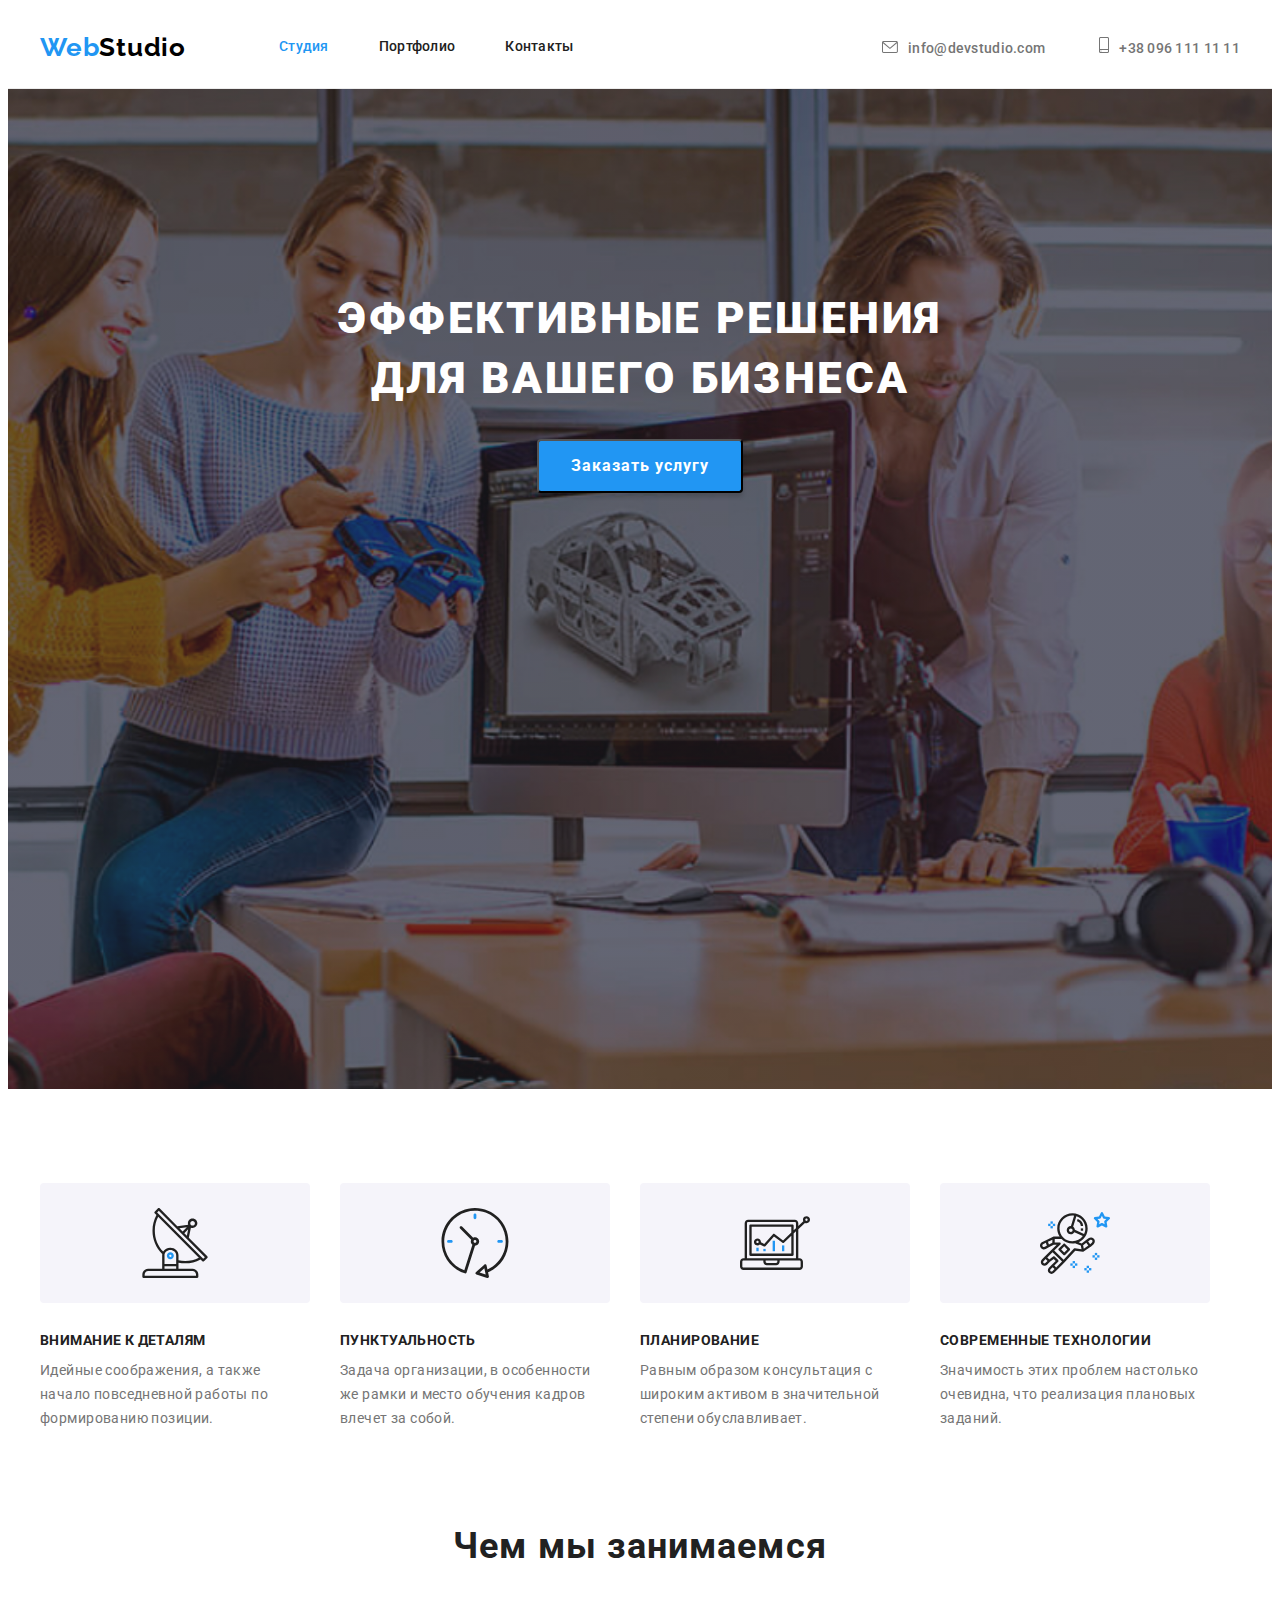
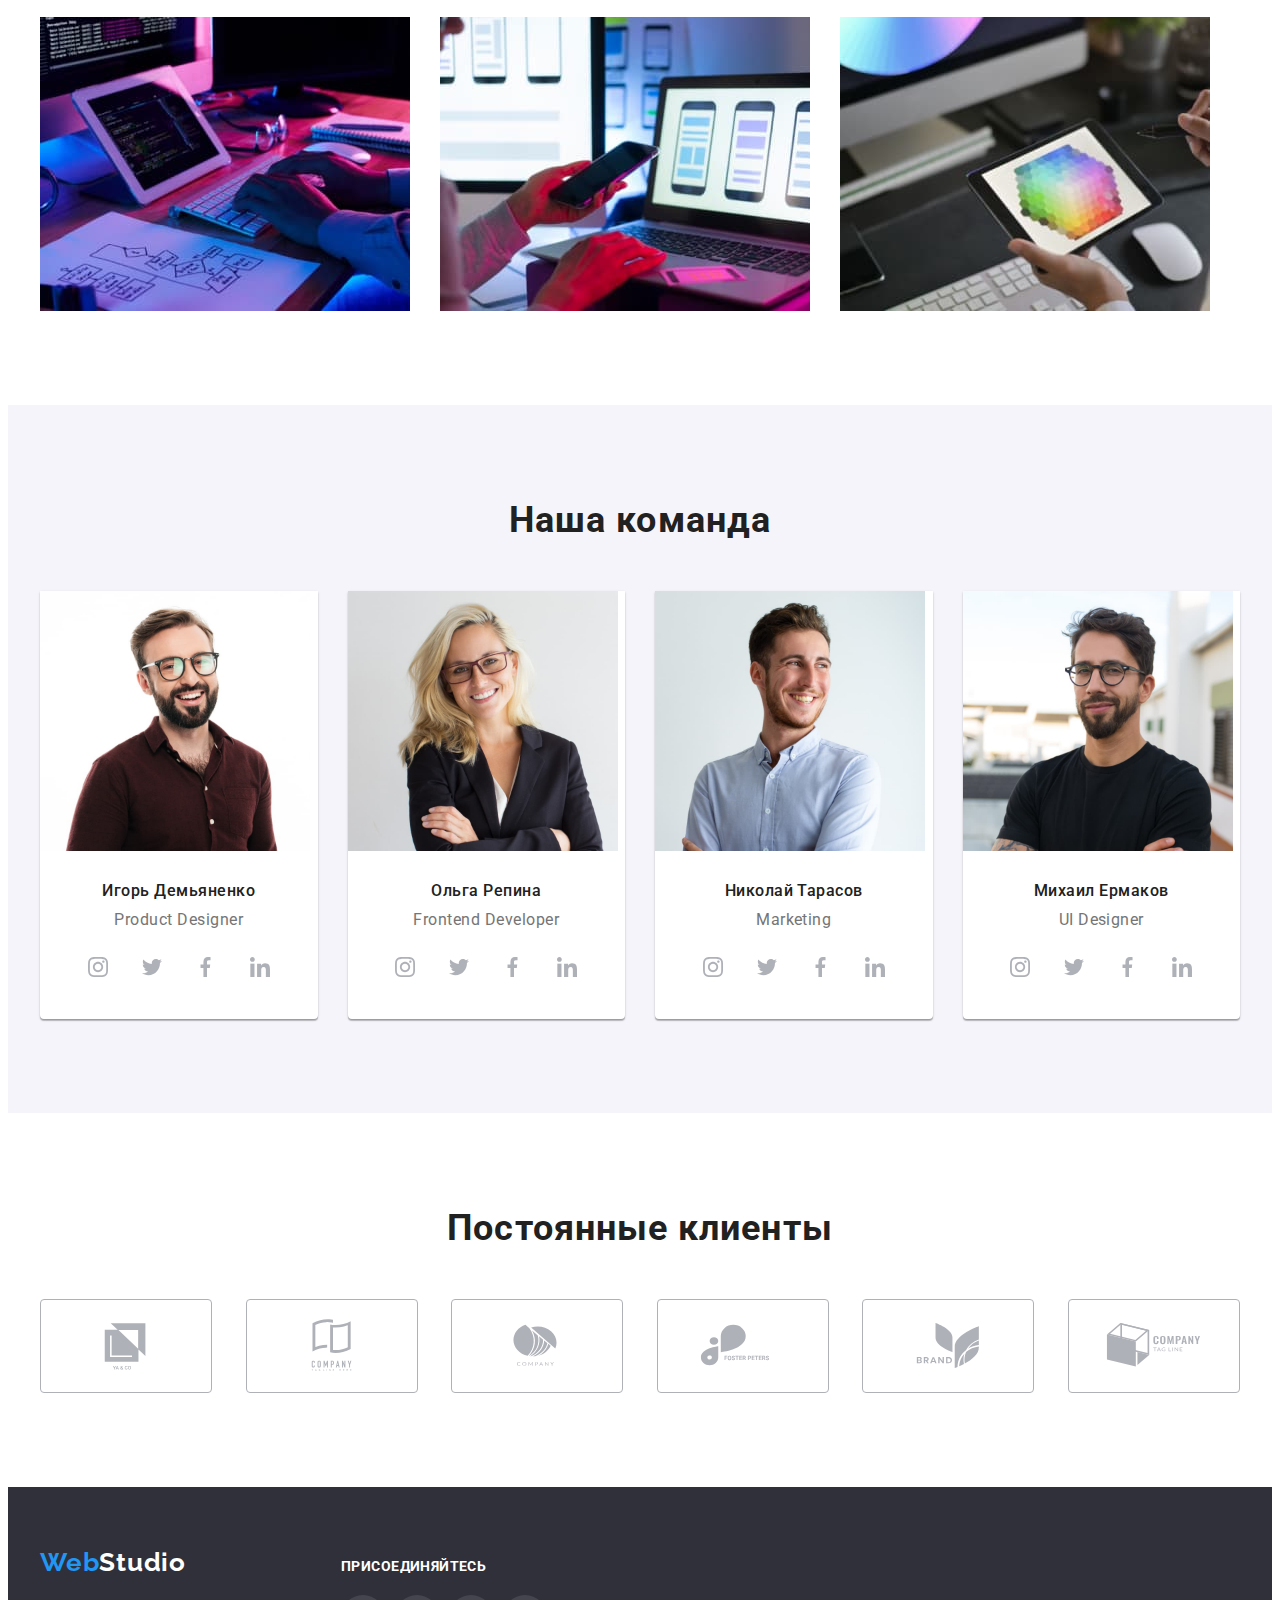
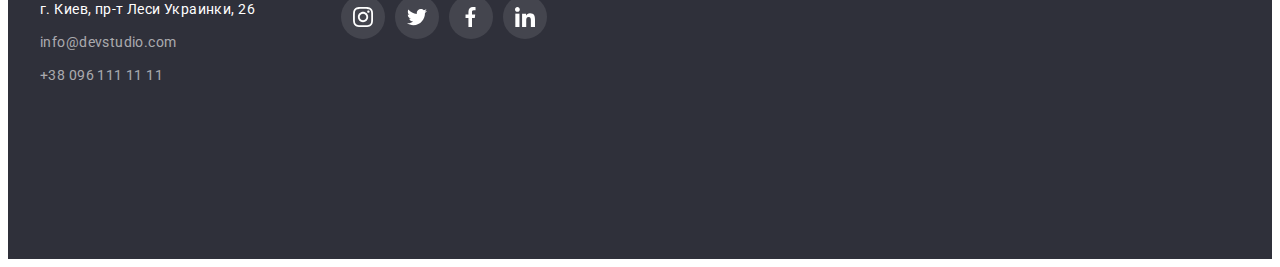
<file: index.html>
<!DOCTYPE html>
<html lang="en">
<head>
    <meta charset="UTF-8">
    <meta http-equiv="X-UA-Compatible" content="IE=edge">
    <meta name="viewport" content="width=device-width, initial-scale=1.0">
    <link href="https://fonts.googleapis.com/css2?family=Raleway:wght@700&family=Roboto:wght@400;500;700;900&display=swap"
    rel="stylesheet">
    <link rel="stylesheet" href="https://cdnjs.cloudflare.com/ajax/libs/modern-normalize/1.1.0/modern-normalize.min.css"
        integrity="sha512-wpPYUAdjBVSE4KJnH1VR1HeZfpl1ub8YT/NKx4PuQ5NmX2tKuGu6U/JRp5y+Y8XG2tV+wKQpNHVUX03MfMFn9Q=="
        crossorigin="anonymous" referrerpolicy="no-referrer" />
        <link rel="stylesheet" href="./css/styles.css">
    <title>WebStudio</title>
</head>
<body>
    <header class="header-color">
        <nav>
        <div class="conteiner">
            <a href="https://www.webstudio.kiev.ua/" class="link web-logo"><span class="web-logo-color">Web</span><span class="header-web-studio-color web-studio-color">Studio</span></a>
        <ul class="site-nav list">
            <li class="header-item"><a href="" class="header-link link current">Студия</a></li>
            <li class="header-item"><a href="./portfolio.html" class="header-link link">Портфолио</a></li>
            <li class="header-item"><a href="" class="header-link link">Контакты</a></li>
        </ul>
        <div class="header-connect">          
            <ul class="email-list list">
                <li class="email-iteam"><a href="mailto:info@devstudio.com" class="email-link header-email link"><svg class="email-list-icon" width="16" height="12">
                <use href="./images/symbol-defs.svg#icon-envelope-hover"></use></svg>info@devstudio.com</a></li>
            </ul>
        <ul class="smartphone-list list">
                <li class="smartphone-iteam"><a href="tel:+380961111111" class="smartphone-link header-tel link"><svg class="smartphone-list-icon" width="10" height="16">
                <use href="./images/symbol-defs.svg#icon-smartphone-hover"></use></svg>+38 096 111 11 11</a></li>
            </ul>
        </div>
        </div>
        </nav>
    </header>
    <main>
        <section class="background-color-first-main-part">
            <div class="conteiner">
            <h1 class="main-title">Эффективные решения для вашего бизнеса</h1>
            <button type="button" class="header-btn cursor">Заказать услугу</button>
            </div>
        </section>
        <section class="about">
            <div class="conteiner">
            <ul class="list list-about-as">
                <li class="about-li">
                    <ul class="img-antenna-list list">
                        <li class="img-antenna-iteam"><a href="" class="img-antenna-link"><svg class="img-antenna-icon" width="70" height="70">
                                    <use href="./images/symbol-defs.svg#icon-antenna1"></use>
                                </svg></a></li>
                    </ul>
                    <h3 class="third-title">Внимание к деталям</h3>
                    <p class="text">Идейные соображения, а также начало повседневной работы по формированию позиции.</p>
                </li>
                <li class="about-li">
                    <ul class="img-clock-list list">
                        <li class="img-clock-iteam"><a href="" class="img-clock-link"><svg class="img-clock-icon" width="70"
                                    height="70">
                                    <use href="./images/symbol-defs.svg#icon-clock1"></use>
                                </svg></a></li>
                    </ul>
                    <h3 class="third-title">Пунктуальность</h3>
                    <p class="text">Задача организации, в особенности же рамки и место обучения кадров влечет за собой.</p>
                </li>
                <li class="about-li">
                    <ul class="img-diagram-list list">
                        <li class="img-diagram-iteam"><a href="" class="img-diagram-link"><svg class="img-diagram-icon" width="70" height="70">
                                    <use href="./images/symbol-defs.svg#icon-diagram1"></use>
                                </svg></a></li>
                    </ul>
                    <h3 class="third-title">Планирование</h3>
                    <p class="text">Равным образом консультация с широким активом в значительной степени обуславливает.</p>
                </li>
                <li class="about-li">
                    <ul class="img-astronaut-list list">
                        <li class="img-astronaut-iteam"><a href="" class="img-astronaut-link"><svg class="img-astronaut-icon" width="70"
                                    height="70">
                                    <use href="./images/symbol-defs.svg#icon-astronaut-11"></use>
                                </svg></a></li>
                    </ul>
                    <h3 class="third-title">Современные технологии</h3>
                    <p class="text">Значимость этих проблем настолько очевидна, что реализация плановых заданий.</p>
                </li>
            </ul>
            </div>
        </section>
        <section class="about-us">
            <div class="conteiner">
            <h2 class="second-title second-title-work">Чем мы занимаемся</h2>
            <ul class="list list-about-us">
                <li class="about-us-img"><img width="370" src="./images/box1.jpg" alt="программы для ПК"></li>
                <li class="about-us-img"><img width="370" src="./images/box2.jpg" alt="мобильные приложения"></li>
                <li class="about-us-img"><img width="370" src="./images/box3.jpg" alt="программы для планшета"></li>
            </ul>
            </div>
        </section>
        <section class="our-team">
            <div class="conteiner">
            <h2 class="second-title second-title-padding">Наша команда</h2>
            <ul class="list list-our-team">
                <li class="specialist-item"><img width="270" src="./images/photo1.jpg" alt="Дизайнер продукта">
                    <div class="team">
            <h3 class="surname">Игорь Демьяненко</h3>
            <p class="position">Product Designer</p>
            </div>
            <ul class="social-media-list list">
                <li class="social-media-iteam"><a href="" class="social-media-link"><svg class="social-media-list-icon" width="20" height="20">
                    <use href="./images/symbol-defs.svg#icon-instagram"></use>
                </svg></a></li>
                <li class="social-media-iteam"><a href="" class="social-media-link"><svg class="social-media-list-icon" width="20" height="20">
                    <use href="./images/symbol-defs.svg#icon-twitter"></use></svg></a></li>
                <li class="social-media-iteam"><a href="" class="social-media-link"><svg class="social-media-list-icon" width="20" height="20">
                    <use href="./images/symbol-defs.svg#icon-fb"></use></svg></a></li>
                <li class="social-media-iteam"><a href="" class="social-media-link"><svg class="social-media-list-icon" width="20" height="20">
                    <use href="./images/symbol-defs.svg#icon-linkedin"></use></svg></a></li>
            </ul>
                </li>
                <li class="specialist-item"><img width="270" src="./images/photo2.jpg" alt="Фронтенд-разработчик">
                    <div class="team">
            <h3 class="surname">Ольга Репина</h3>
            <p class="position">Frontend Developer</p>
            </div>
            <ul class="social-media-list list">
                <li class="social-media-iteam"><a href="" class="social-media-link"><svg class="social-media-list-icon" width="20"
                            height="20">
                            <use href="./images/symbol-defs.svg#icon-instagram"></use>
                        </svg></a></li>
                <li class="social-media-iteam"><a href="" class="social-media-link"><svg class="social-media-list-icon" width="20"
                            height="20">
                            <use href="./images/symbol-defs.svg#icon-twitter"></use></svg></a></li>
                <li class="social-media-iteam"><a href="" class="social-media-link"><svg class="social-media-list-icon" width="20"
                            height="20">
                            <use href="./images/symbol-defs.svg#icon-fb"></use></svg></a></li>
                <li class="social-media-iteam"><a href="" class="social-media-link"><svg class="social-media-list-icon" width="20"
                            height="20">
                            <use href="./images/symbol-defs.svg#icon-linkedin"></use></svg></a></li>
            </ul>
                </li>
                <li class="specialist-item"><img width="270" src="./images/photo3.jpg" alt="Маркетолог">
                    <div class="team">
            <h3 class="surname">Николай Тарасов</h3>
            <p class="position">Marketing</p>
            </div>
            <ul class="social-media-list list">
                <li class="social-media-iteam"><a href="" class="social-media-link"><svg class="social-media-list-icon" width="20"
                            height="20">
                            <use href="./images/symbol-defs.svg#icon-instagram"></use>
                        </svg></a></li>
                <li class="social-media-iteam"><a href="" class="social-media-link"><svg class="social-media-list-icon" width="20"
                            height="20">
                            <use href="./images/symbol-defs.svg#icon-twitter"></use></svg></a></li>
                <li class="social-media-iteam"><a href="" class="social-media-link"><svg class="social-media-list-icon" width="20"
                            height="20">
                            <use href="./images/symbol-defs.svg#icon-fb"></use></svg></a></li>
                <li class="social-media-iteam"><a href="" class="social-media-link"><svg class="social-media-list-icon" width="20"
                            height="20">
                            <use href="./images/symbol-defs.svg#icon-linkedin"></use></svg></a></li>
            </ul>
                </li>
                <li class="specialist-item"><img width="270" src="./images/photo4.jpg" alt="Дизайнер пользовательского интерфейса">
                    <div class="team">
            <h3 class="surname">Михаил Ермаков</h3>
            <p class="position">UI Designer</p>
            </div>
            <ul class="social-media-list list">
                <li class="social-media-iteam"><a href="" class="social-media-link"><svg class="social-media-list-icon" width="20"
                            height="20">
                            <use href="./images/symbol-defs.svg#icon-instagram"></use>
                        </svg></a></li>
                <li class="social-media-iteam"><a href="" class="social-media-link"><svg class="social-media-list-icon" width="20"
                            height="20">
                            <use href="./images/symbol-defs.svg#icon-twitter"></use></svg></a></li>
                <li class="social-media-iteam"><a href="" class="social-media-link"><svg class="social-media-list-icon" width="20"
                            height="20">
                            <use href="./images/symbol-defs.svg#icon-fb"></use></svg></a></li>
                <li class="social-media-iteam"><a href="" class="social-media-link"><svg class="social-media-list-icon" width="20"
                            height="20">
                            <use href="./images/symbol-defs.svg#icon-linkedin"></use></svg></a></li>
            </ul>
                </li>
            </ul>
            </div>
            </section>
            <section class="clients">
            <div class="conteiner">
            <h2 class="second-title clients-second-title">Постоянные клиенты</h2>
            <ul class="logo-list list">
                <li class="logo-iteam"><a href="" class="logo-link"><svg class="logo-icon" width="106"
                height="60">
                <use href="./images/symbol-defs.svg#icon-Logo"></use></svg></a></li>
            
                <li class="logo-iteam"><a href="" class="logo-link"><svg class="logo-icon" width="106" height="60">
                            <use href="./images/symbol-defs.svg#icon-Logo-1"></use>
                        </svg></a></li>
            
                <li class="logo-iteam"><a href="" class="logo-link"><svg class="logo-icon" width="106" height="60">
                            <use href="./images/symbol-defs.svg#icon-Logo-2"></use>
                        </svg></a></li>
            
                <li class="logo-iteam"><a href="" class="logo-link"><svg class="logo-icon" width="106" height="60">
                            <use href="./images/symbol-defs.svg#icon-Logo-3"></use>
                        </svg></a></li>
            
                <li class="logo-iteam"><a href="" class="logo-link"><svg class="logo-icon" width="106" height="60">
                            <use href="./images/symbol-defs.svg#icon-Logo-4"></use>
                        </svg></a></li>
            
                <li class="logo-iteam"><a href="" class="logo-link"><svg class="logo-icon" width="106" height="60">
                            <use href="./images/symbol-defs.svg#icon-Logo-5"></use>
                        </svg></a></li>
            </ul>
            </div>
            </section>
        </main>
<footer class="footer-color">
    <div class="contact-wrap">
        <div class="conteiner">
            <div class="footer-logo">
                    <ul class="list">
                    <a href="https://www.webstudio.kiev.ua/" class="link"><span class="web-logo-color">Web</span><span
                            class="footer-web-studio-color web-studio-color">Studio</span></a>
                    <li class="list">
                        <address class="footer-address">г. Киев, пр-т Леси Украинки, 26</address>
                    </li>
                    <li class="list header-email-footer"><a class="header-email-footer link"
                            href="mailto:info@devstudio.com" class="footer-contacts">info@devstudio.com</a>
                    </li>
                    <li class="list"><a class="header-tel-footer link" href="tel:+380961111111"
                            class="footer-contacts">+38 096 111 11 11</a>
                    </li>
                    </ul>
            </div>
            <section class="contacts-soc">
                <div>
                    <h3 class="third-title-footer">присоединяйтесь</h3>
                </div>
                <ul class="footer-social-media-list list">
                    <li class="footer-social-media-iteam"><a href="" class="footer-social-media-link"><svg
                                class="footer-social-media-list-icon" width="20" height="20">
                                <use href="./images/symbol-defs.svg#icon-instagram"></use>
                            </svg></a>
                    </li>
                    <li class="footer-social-media-iteam"><a href="" class="footer-social-media-link"><svg
                                class="footer-social-media-list-icon" width="20" height="20">
                                <use href="./images/symbol-defs.svg#icon-twitter"></use></svg></a>
                    </li>
                    <li class="footer-social-media-iteam"><a href="" class="footer-social-media-link"><svg
                                class="footer-social-media-list-icon" width="20" height="20">
                                <use href="./images/symbol-defs.svg#icon-fb"></use></svg></a>
                    </li>
                    <li class="footer-social-media-iteam"><a href="" class="footer-social-media-link"><svg
                                class="footer-social-media-list-icon" width="20" height="20">
                                <use href="./images/symbol-defs.svg#icon-linkedin"></use></svg></a>
                    </li>
                </ul>
            </section>
        </div>
    </div>
</footer>
</body>
</html>
</file>
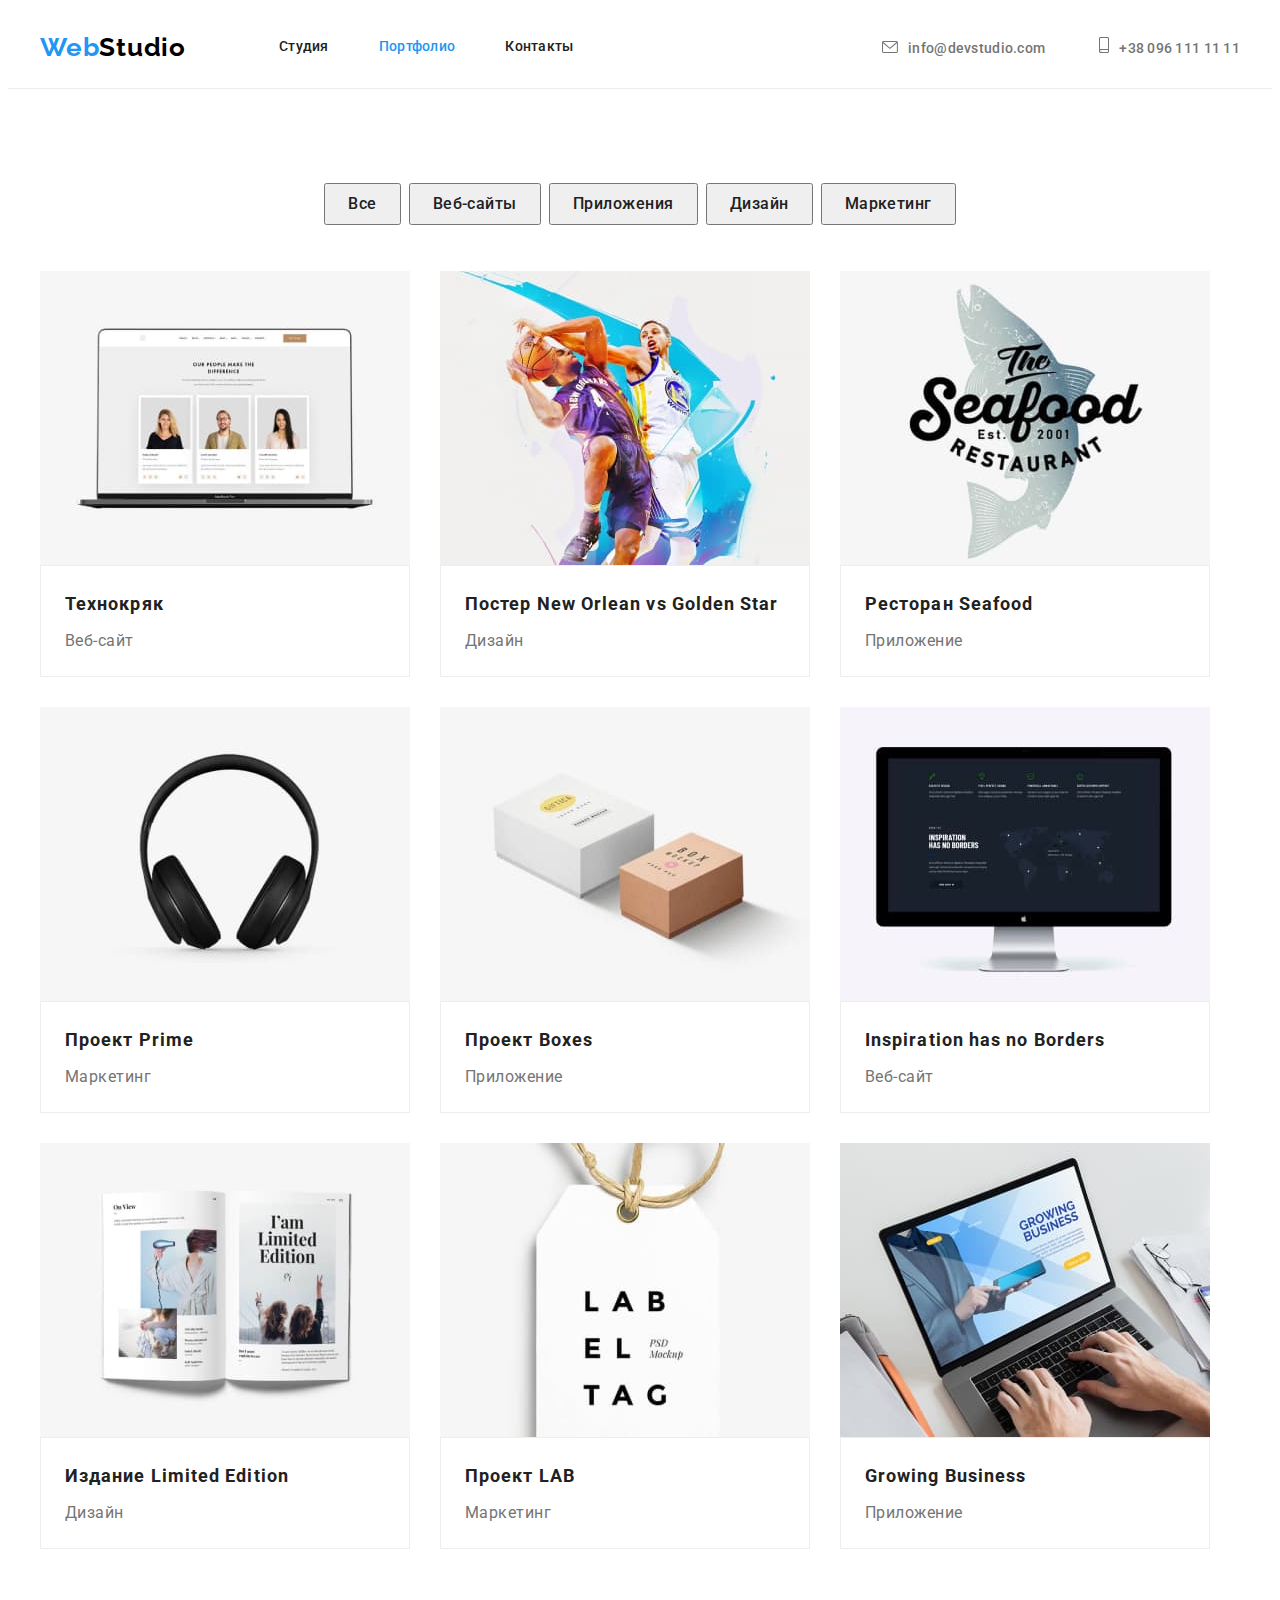
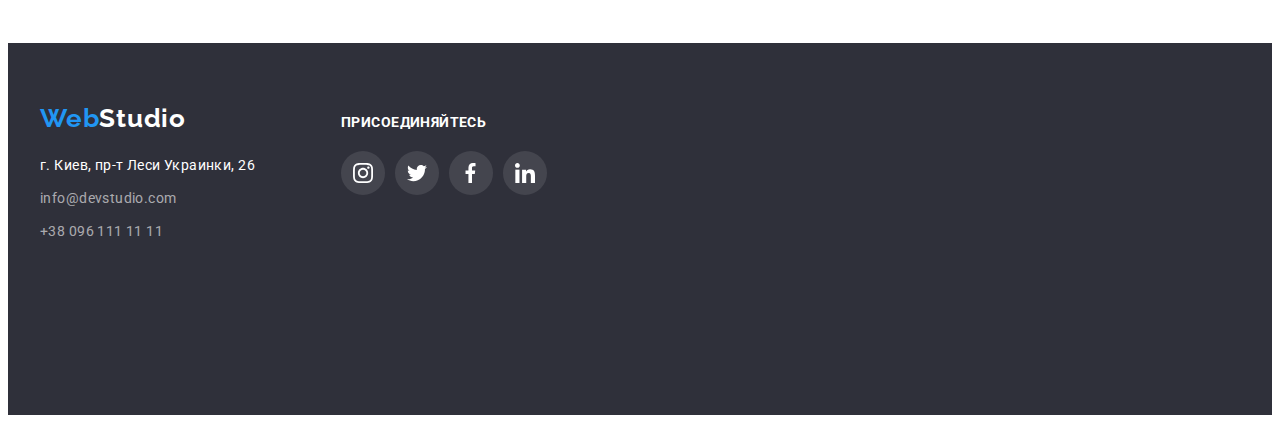
<file: portfolio.html>
<!DOCTYPE html>
<html lang="en">
<head>
    <meta charset="UTF-8">
    <meta http-equiv="X-UA-Compatible" content="IE=edge">
    <meta name="viewport" content="width=device-width, initial-scale=1.0">
    <link href="https://fonts.googleapis.com/css2?family=Raleway:wght@700&family=Roboto:wght@400;500;700;900&display=swap"
    rel="stylesheet">
    <link rel="stylesheet" href="https://cdnjs.cloudflare.com/ajax/libs/modern-normalize/1.1.0/modern-normalize.min.css"
        integrity="sha512-wpPYUAdjBVSE4KJnH1VR1HeZfpl1ub8YT/NKx4PuQ5NmX2tKuGu6U/JRp5y+Y8XG2tV+wKQpNHVUX03MfMFn9Q=="
        crossorigin="anonymous" referrerpolicy="no-referrer" />
        <link rel="stylesheet" href="./css/styles.css">
    <title>Portfolio</title>
</head>
<body>
    <header class="header-color">
        <nav>
        <div class="conteiner">
            <a href="https://www.webstudio.kiev.ua/" class="link web-logo"><span class="web-logo-color">Web</span><span class="header-web-studio-color web-studio-color">Studio</span></a>
        <ul class="site-nav list">
            <li class="header-item"><a href="./index.html" class="header-link link">Студия</a></li>
            <li class="header-item"><a href="" class="header-link link current">Портфолио</a></li>
            <li class="header-item"><a href="" class="header-link link">Контакты</a></li>
        </ul>
        <div class="header-connect">
            <ul class="email-list list">
                <li class="email-iteam"><a href="mailto:info@devstudio.com" class="email-link header-email link"><svg
                            class="email-list-icon" width="16" height="12">
                            <use href="./images/symbol-defs.svg#icon-envelope-hover"></use>
                        </svg>info@devstudio.com</a></li>
            </ul>
            <ul class="smartphone-list list">
                <li class="smartphone-iteam"><a href="tel:+380961111111" class="smartphone-link header-tel link"><svg
                            class="smartphone-list-icon" width="10" height="16">
                            <use href="./images/symbol-defs.svg#icon-smartphone-hover"></use>
                        </svg>+38 096 111 11 11</a></li>
            </ul>
        </div>
        </div>
        </nav>
    </header>
    <main class="main-content">
        <div class="conteiner">
            <ul class="list list-filter filter-section">
<li><button type="button" class="cursor filter-link filter-text">Все</button></li>
<li><button type="button" class="cursor filter-link filter-text">Веб-сайты</button></li>
<li><button type="button" class="cursor filter-link filter-text">Приложения</button></li>
<li><button type="button" class="cursor filter-link filter-text">Дизайн</button></li>
<li><button type="button" class="cursor filter-link filter-text">Маркетинг</button></li>
            </ul>
            <ul class="list list-flex">
                <li class="img-card"><img width="370" src="./images/portfolio1.jpg" alt="Веб-сайт Технокряк">
                    <div class="border">
                    <h3 class="second-title-portfolio title-card">Технокряк</h3>
                    <p class="third-title-portfolio">Веб-сайт</p>
                </div>
                </li>
                <li class="img-card"><img width="370" src="./images/portfolio2.jpg" alt="Дизайн Постер Новый Орлеан против Золотой Звезды">
                    <div class="border">
                        <h3 class="second-title-portfolio title-card">Постер New Orlean vs Golden Star</h3>
                    <p class="third-title-portfolio">Дизайн</p>
                    </div>
                    </li>
                <li class="img-card"><img width="370" src="./images/portfolio3.jpg" alt="Приложение Ресторан Морепродукты">
                    <div class="border">
                        <h3 class="second-title-portfolio title-card">Ресторан Seafood</h3>
                    <p class="third-title-portfolio">Приложение</p>
                    </div>
                    </li>
                <li class="img-card"><img width="370" src="./images/portfolio4.jpg" alt="Маркетинг Проект Прайм">
                    <div class="border">
                        <h3 class="second-title-portfolio title-card">Проект Prime</h3>
                    <p class="third-title-portfolio">Маркетинг</p>
                    </div>
                    </li>
                <li class="img-card"><img width="370" src="./images/portfolio5.jpg" alt="Приложение Коробки">
                    <div class="border">
                        <h3 class="second-title-portfolio title-card">Проект Boxes</h3>
                    <p class="third-title-portfolio">Приложение</p>
                    </div>
                    </li>
                <li class="img-card"><img width="370" src="./images/portfolio6.jpg" alt="Веб-сайт Вдохновение не имеет границ">
                    <div class="border">
                        <h3 class="second-title-portfolio title-card">Inspiration has no Borders</h3>
                    <p class="third-title-portfolio">Веб-сайт</p>
                    </div>
                    </li>
                <li class="img-card"><img width="370" src="./images/portfolio7.jpg" alt="Дизайн Издание Ограниченный выпуск">
                    <div class="border">
                        <h3 class="second-title-portfolio title-card">Издание Limited Edition</h3>
                    <p class="third-title-portfolio">Дизайн</p>
                    </div>
                    </li>
                <li class="img-card"><img width="370" src="./images/portfolio8.jpg" alt="Маркетинг Проект Ярлык">
                    <div class="border">
                        <h3 class="second-title-portfolio title-card">Проект LAB</h3>
                    <p class="third-title-portfolio">Маркетинг</p>
                    </div>
                    </li>
                <li class="img-card"><img width="370" src="./images/portfolio9.jpg" alt="Приложение Растущий бизнес">
                    <div class="border">
                        <h3 class="second-title-portfolio title-card">Growing Business</h3>
                    <p class="third-title-portfolio">Приложение</p>
                    </div>
                    </li>
            </ul>
            </div>
    </main>
<footer class="footer-color">
    <div class="contact-wrap">
        <div class="conteiner">
            <div class="footer-logo">
                <ul class="list">
                    <a href="https://www.webstudio.kiev.ua/" class="link"><span class="web-logo-color">Web</span><span
                            class="footer-web-studio-color web-studio-color">Studio</span></a>
                    <li class="list">
                        <address class="footer-address">г. Киев, пр-т Леси Украинки, 26</address>
                    </li>
                    <li class="list header-email-footer"><a class="header-email-footer link"
                            href="mailto:info@devstudio.com" class="footer-contacts">info@devstudio.com</a>
                    </li>
                    <li class="list"><a class="header-tel-footer link" href="tel:+380961111111"
                            class="footer-contacts">+38 096 111 11 11</a>
                    </li>
                </ul>
            </div>
            <section class="contacts-soc">
                <div>
                    <h3 class="third-title-footer">присоединяйтесь</h3>
                </div>
                <ul class="footer-social-media-list list">
                    <li class="footer-social-media-iteam"><a href="" class="footer-social-media-link"><svg
                                class="footer-social-media-list-icon" width="20" height="20">
                                <use href="./images/symbol-defs.svg#icon-instagram"></use>
                            </svg></a>
                    </li>
                    <li class="footer-social-media-iteam"><a href="" class="footer-social-media-link"><svg
                                class="footer-social-media-list-icon" width="20" height="20">
                                <use href="./images/symbol-defs.svg#icon-twitter"></use>
                            </svg></a>
                    </li>
                    <li class="footer-social-media-iteam"><a href="" class="footer-social-media-link"><svg
                                class="footer-social-media-list-icon" width="20" height="20">
                                <use href="./images/symbol-defs.svg#icon-fb"></use>
                            </svg></a>
                    </li>
                    <li class="footer-social-media-iteam"><a href="" class="footer-social-media-link"><svg
                                class="footer-social-media-list-icon" width="20" height="20">
                                <use href="./images/symbol-defs.svg#icon-linkedin"></use>
                            </svg></a>
                    </li>
                </ul>
            </section>
        </div>
    </div>
</footer>
</body>
</html>
</file>
<file: css/styles.css>
:root {
    --primary-text-color: #212121;
    --accent-text-color: #2196F3;
    --basic-text-color: #757575;
    --primary-light-color: #FFFFFF;
    --primary-dark-color: #000000;
    --background-color-footer: #2F303A;
    --background-color-section: #F5F4FA;
    --background-color-filter: #F5F4FA;
    --footer-rgba: rgba(255, 255, 255, 0.6);
    --margin-94: 94px;
    --margin-10: 10px;
    --margin-30: 30px;
}

body {
    font-family: "Roboto", Tahoma, sans-serif;
    color: var(--primary-text-color);
}

img {
    display: block;
}

.link {
    text-decoration: none;
}

.link-current {
    color: var(--accent-text-color);
}

.list {
    list-style: none;
}

.header-color .conteiner {
    display: flex;
    align-items: center;
}

.cursor {
    cursor: pointer;
}

.conteiner {
    width: 1200px;
    margin: 0 auto;
    padding-left: 15px;
    padding-right: 15px;
}

p,
h1,
h2,
h3,
h4,
h5,
h6 {
    margin: 0;
}

ul,
ol {
    padding-left: 0;
    margin: 0;
    display: inline-block;
}

.header-link:hover,
.header-email:hover,
.header-tel:hover,
.header-email-footer:hover,
.header-tel-footer:hover,
.header-link:focus,
.header-email:focus,
.header-tel:focus,
.header-email-footer:focus,
.header-tel-footer:focus {
    color: var(--accent-text-color);
}


/* ____________________________________header____________________________________ */

.header-color {
    background-color: var(--primary-light-color);
    padding-top: 24px;
    padding-bottom: 25px;
    border-bottom: 1px solid #ECECEC;
}

.web-logo-color {
    font-family: 'Raleway';
    font-weight: 700;
    font-size: 26px;
    line-height: 1.19;
    letter-spacing: 0.03em;
    color: var(--accent-text-color);
}

.header-web-studio-color {
    color: var(--primary-dark-color);
}

.web-logo {
    margin-right: 93px;
}

.web-studio-color {
    font-family: 'Raleway';
    font-weight: 700;
    font-size: 26px;
    line-height: 1.19;
    letter-spacing: 0.03em;
}

.site-nav .link.current {
    color: var(--accent-text-color);
}

.site-nav {
    display: flex;
}

.header-connect {
    margin-left: auto;
}

.header-email,
.header-tel {
    font-weight: 500;
    font-size: 14px;
    line-height: 1.14;
    letter-spacing: 0.02em;
    color: var(--basic-text-color);
}

.header-email {
    margin-right: 50px;
}

.header-item {
    font-weight: 500;
    font-size: 14px;
    line-height: 1.14;
    letter-spacing: 0.02em;
    color: var(--primary-text-color);
}

.header-item:not(:last-child) {
    margin-right: 50px;
}

.header-link {
    color: var(--primary-text-color);
}

.header-link,
.header-email,
.header-tel {
    padding-top: 32px;
    padding-bottom: 32px;
}

.email-list-icon,
.smartphone-list-icon {
    margin-right: 10px;
}

.email-link,
.smartphone-link {
    background-color: #FFFFFF;
    justify-content: center;
    align-items: center;
}

.email-list-icon,
.smartphone-list-icon {
    fill: var(--basic-text-color);
}

.email-link:hover .email-list-icon,
.smartphone-link:hover .smartphone-list-icon,
.email-link:focus .email-list-icon,
.smartphone-link:focus .smartphone-list-icon {
    fill: var(--accent-text-color);
}


/* ____________________________________ЭФФЕКТИВНЫЕ РЕШЕНИЯ ДЛЯ ВАШЕГО БИЗНЕСА____________________________________ */

.background-color-first-main-part {
    background-color: var(--background-color-footer);
    height: 600px;
    max-width: 1600px;
    left: 0px;
    top: 80px;
    padding: 200px 0px;
    margin-left: auto;
    margin-right: auto; 
    background-image: linear-gradient(
        rgba(47, 48, 58, 0.4),
        rgba(47, 48, 58, 0.4)
        ),
        url(../images/header-img.jpg);
    background-repeat: no-repeat;
    background-position: center;
    background-size: cover;
}

.main-title {
    font-family: 'Roboto';
    font-weight: 900;
    font-size: 44px;
    line-height: 1.36;
    text-align: center;
    letter-spacing: 0.06em;
    text-transform: uppercase;
    color: var(--primary-light-color);
    width: 696px;
    margin-left: auto;
    margin-right: auto;
}

.header-btn {
    background-color: var(--accent-text-color);
    font-family: 'Roboto';
    font-weight: 700;
    font-size: 16px;
    line-height: 1.88;
    display: flex;
    align-items: center;
    text-align: center;
    letter-spacing: 0.06em;
    color: var(--primary-light-color);
    padding: 10px 32px;
    margin-top: 30px;
    margin-left: auto;
    margin-right: auto;
    border-radius: 4px;
    box-shadow: 0px 4px 4px rgba(0, 0, 0, 0.15);
}


/* ____________________________________about____________________________________ */
.about {
    padding-top: var(--margin-94);
    padding-bottom: var(--margin-94);
}

.third-title {
    font-weight: 700;
    font-size: 14px;
    line-height: 1.14;
    letter-spacing: 0.03em;
    text-transform: uppercase;
    color: var(--primary-text-color);
    margin-bottom: var(--margin-10);
    min-width: 270px;
}

.third-title item:last-child {
    margin-right: 0;
}

.text {
    color: var(--basic-text-color);
    max-width: 270px;
    max-height: 75px;
}

.text item:last-child {
    margin-right: 0;
}

.list-about-as {
    display: flex;
    gap: 30px;
}

.about-li::before {
    display: block;
    height: 120px;
    border-radius: 4px;
    background-size: contain;
    background-repeat: no-repeat;
    background-position: center;
    background-color: var(--background-color-filter);
}


/* ____________________________________Чем мы занимаемся____________________________________ */

.about-us-img {
    margin-right: var(--margin-30);
}

.list-about-us {
    display: flex;
    flex-basis: calc(100% - 90px/ 3);
}

.about-us-img item:last-child {
    margin-right: 0;
}

.about-us {
    padding-bottom: var(--margin-94);
}

.second-title {
    font-weight: 700;
    font-size: 36px;
    line-height: 1.17;
    text-align: center;
    letter-spacing: 0.03em;
    color: var(--primary-text-color);
}

.second-title-work {
    margin-bottom: 50px;
}

.img-antenna-link,
.img-clock-link,
.img-diagram-link,
.img-astronaut-link {
    width: 270px;
    height: 120px;
    background-color: #F5F4FA;
    border-radius: 4px;
    display: flex;
    justify-content: center;
    align-items: center;
    margin-bottom: 30px;
}


/* ____________________________________Наша команда____________________________________ */

.our-team {
    background-color: var(--background-color-section);
    padding-top: var(--margin-94);
    padding-bottom: var(--margin-94);
}

.list-our-team {
    display: flex;
}

.specialist-item {
    flex-basis: calc(100% - 90px/ 4);
    margin-right: 30px;
    background: var(--primary-light-color);
    box-shadow: 0px 1px 3px rgba(0, 0, 0, 0.12),
        0px 1px 1px rgba(0, 0, 0, 0.14),
        0px 2px 1px rgba(0, 0, 0, 0.2);
    border-radius: 0px 0px 4px 4px;
}

.specialist-item:nth-child(4n) {
    margin-right: 0;
}

.surname {
    font-weight: 500;
    font-size: 16px;
    line-height: 1.19;
    text-align: center;
    letter-spacing: 0.03em;
    color: var(--primary-text-color);
}

.position {
    font-size: 16px;
    line-height: 1.19;
    text-align: center;
    letter-spacing: 0.03em;
    color: var(--basic-text-color);
    margin-top: 10px;
}

.second-title-padding {
    margin-bottom: 50px;
}

.social-media-iteam+.social-media-iteam {
    margin-left: 10px;
}

.social-media-iteam {
    margin-bottom: var(--margin-30);
}

.social-media-link {
    width: 44px;
    height: 44px;
    background-color: #FFFFFF;
    border-radius: 50%;
    display: flex;
    justify-content: center;
    align-items: center;
}

.social-media-list-icon {
    fill: #AFB1B8;
}

.social-media-link:hover {
    background-color: var(--accent-text-color);
}

.social-media-link:focus {
    background-color: var(--accent-text-color);
}

.social-media-link:hover .social-media-list-icon {
    fill: #FFFFFF;
}

.social-media-link:focus .social-media-list-icon {
    fill: #FFFFFF;
}

.social-media-list {
    display: flex;
    justify-content: center;
}

.team {
    padding-top: 30px;
    padding-bottom: 16px;
}

/* ____________________________________Постоянные клиенты____________________________________ */

.clients {
    padding: 94px 0px;
}

.clients-second-title {
    margin-bottom: 50px;
}

.logo-link {
    width: 170px;
    height: 92px;
    border: 1px solid #AFB1B8;
    border-radius: 4px;
    display: flex;
    justify-content: center;
    align-items: center;
}

.logo-icon {
    fill: #AFB1B8;
}

.logo-link:hover {
    border: 1px solid var(--accent-text-color);
}

.logo-link:hover .logo-icon {
    fill: var(--accent-text-color);
}

.logo-link:focus .logo-icon {
    fill: var(--accent-text-color);
}

.logo-list {
    display: flex;
    justify-content: space-between;
}


/* ____________________________________footer____________________________________ */

.footer-color {
    background-color: var(--background-color-footer);
    padding-top: 60px;
    padding-bottom: 60px;
    height: 252px;
    display: flex;
    display: block;
}

.footer-web-studio-color {
    color: var(--primary-light-color);
}

.text,
.footer-address,
.footer-contacts {
    font-size: 14px;
    line-height: 1.71;
    letter-spacing: 0.03em;
    font-style: normal;
}

.footer-address {
    color: var(--primary-light-color);
    margin-bottom: 9px;
    margin-top: 20px;
    min-width: 231px;
}

.footer-contacts {
    color: rgba(255, 255, 255, 0.6);
}

.header-email-footer,
.header-tel-footer {
    font-size: 14px;
    line-height: 1.71;
    letter-spacing: 0.03em;
    color: var(--footer-rgba);
}

.header-email-footer {
    margin-bottom: 9px;
}

.contact-address {
    max-width: 231px;
}

.third-title-footer {
    font-size: 14px;
    line-height: 1.14;
    letter-spacing: 0.03em;
    text-transform: uppercase;
    color: var(--primary-light-color);
    margin-top: 12px;
    margin-bottom: 20px;
}

.footer-social-media-link {
    width: 44px;
    height: 44px;
    background-color: rgba(255, 255, 255, 0.1);
    border-radius: 50%;
    display: flex;
    justify-content: center;
    align-items: center;
}

.footer-social-media-list-icon {
    fill: var(--primary-light-color);
}

.footer-social-media-link:hover {
    background-color: var(--accent-text-color);
}

.footer-social-media-link:focus {
    background-color: var(--accent-text-color);
}

.footer-social-media-link:hover .footer-social-media-list-icon {
    fill: #FFFFFF;
}

.footer-social-media-link:focus .footer-social-media-list-icon {
    fill: #FFFFFF;
}

.footer-social-media-iteam {
    margin-right: 10px;
}

.footer-social-media-iteam item:last-child {
    margin-right: 0px;
}

.footer-social-media-list {
    display: flex;
    /* justify-content: center; */
}

.contact-wrap .conteiner {
    display: flex;
}

.footer-logo {
    margin-right: 70px;
}

/* ____________________________________filter____________________________________ */

.list-filter {
    display: flex;
    justify-content: center;
    height: 54px;
    gap: 8px;
}

.filter-section {
    margin-bottom: 34px;
}

.list-filter item:last-child {
    margin-right: 0;
}

.filter-link:hover,
.filter-link:focus{
    color: var(--primary-light-color);
    background-color: var(--accent-text-color);
    box-shadow: 0px 2px 2px 0px rgba(0, 0, 0, 0.12), 0px 1px 2px 0px rgba(0, 0, 0, 0.08);
}

.filter-text {
    font-family: 'Roboto';
    font-style: normal;
    font-weight: 500;
    font-size: 16px;
    line-height: 26px;
    text-align: center;
    letter-spacing: 0.03em;
    color: var(--primary-text-color); 
    padding: 6px 22px;
}

.main-content {
    align-items: center;
    padding-top: var(--margin-94);
    padding-bottom: var(--margin-94);
}


/* ____________________________________cards____________________________________ */

.list-flex {
    display: flex;
    flex-wrap: wrap;
}

.img-card-border {
   margin-right: var(--margin-30);
}

.img-card-border:nth-child(3n) {
    margin-right: 0px;
}

.title-card {
    margin-bottom: 4px;
}

.second-title-portfolio {
    font-weight: 700;
    font-size: 18px;
    line-height: 2;
    letter-spacing: 0.06em;
    color: var(--primary-text-color);
}

.third-title-portfolio {
    font-size: 16px;
    line-height: 1.88;
    letter-spacing: 0.03em;
    color: var(--basic-text-color);
}

.img-card {
    background: var(--primary-light-color);
    box-sizing: border-box;
    margin-right: var(--margin-30);
}

.img-card:hover {
    box-shadow: 1px 4px 6px 0px rgba(0, 0, 0, 0.16), 0px 4px 4px 0px rgba(0, 0, 0, 0.06), 0px 1px 1px 0px rgba(0, 0, 0, 0.12);
}

.img-card:nth-child(3n) {
    margin-right: 0;
}

.img-card {
    margin-bottom: 30px;
}

.border {
    border: 1px solid #EEEEEE;
    padding: 20px 24px;
}

.img-card:nth-last-child(-n + 3){
    margin-bottom: 0px;
}
</file>
